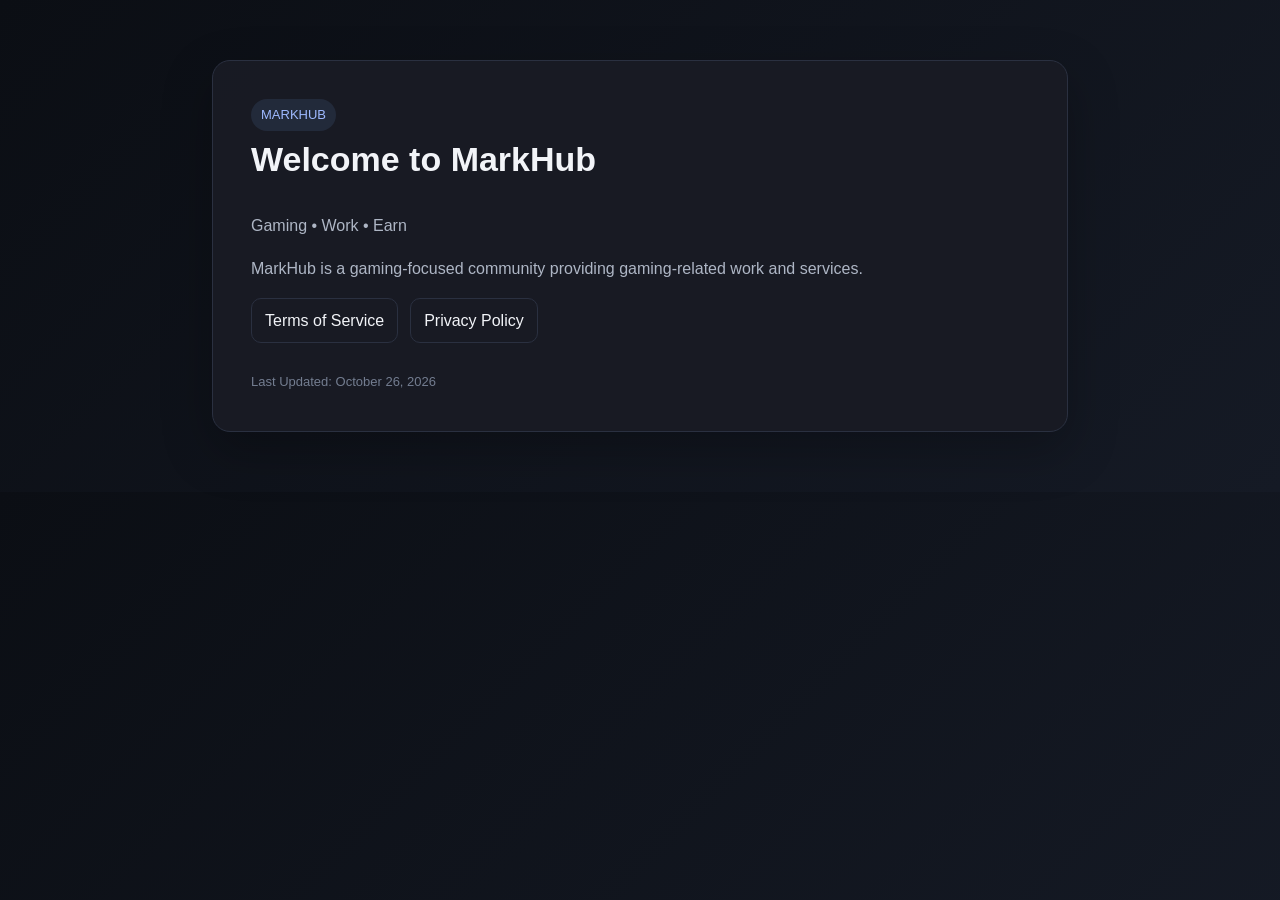
<file: index.html>
<!doctype html>
<html lang="en">
<head><meta charset="utf-8"><meta name="viewport" content="width=device-width,initial-scale=1">
<title>MarkHub</title><link rel="stylesheet" href="style.css"></head>
<body><main><div class="card">
<span class="badge">MARKHUB</span>
<h1>Welcome to MarkHub</h1>
<p>Gaming • Work • Earn</p>
<p>MarkHub is a gaming-focused community providing gaming-related work and services.</p>
<div class="nav">
<a href="terms.html">Terms of Service</a>
<a href="privacy.html">Privacy Policy</a>
</div>
<footer>Last Updated: October 26, 2026</footer>
</div></main></body></html>
</file>
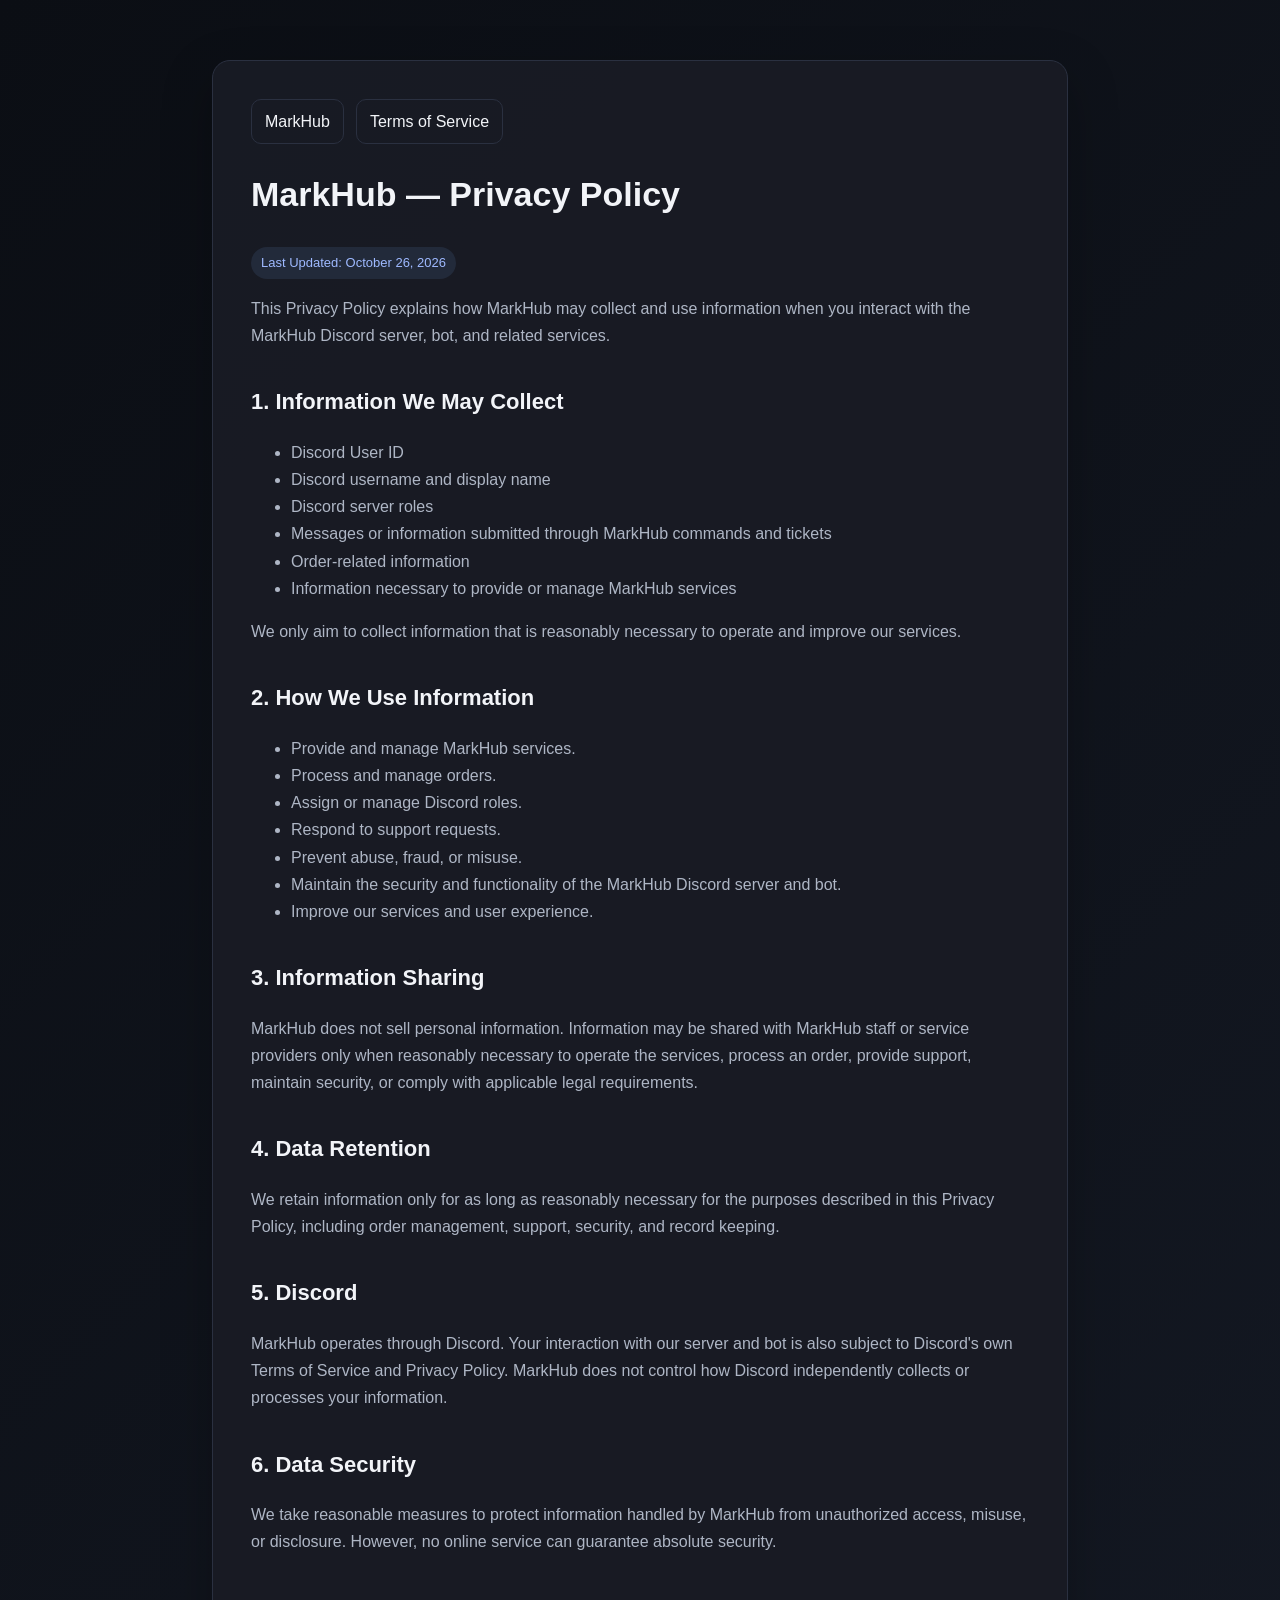
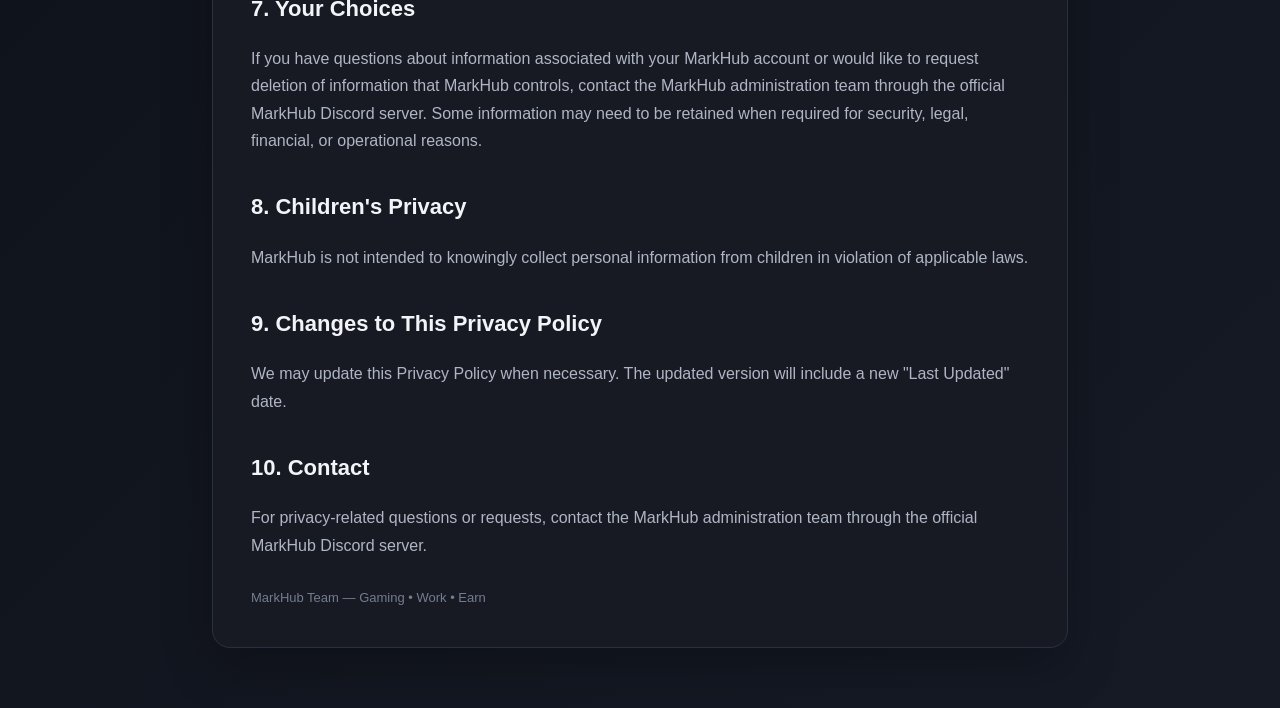
<file: privacy.html>
<!doctype html>
<html lang="en"><head><meta charset="utf-8"><meta name="viewport" content="width=device-width,initial-scale=1">
<title>MarkHub — Privacy Policy</title><link rel="stylesheet" href="style.css"></head>
<body><main><div class="card">
<div class="nav"><a href="index.html">MarkHub</a><a href="terms.html">Terms of Service</a></div>
<h1>MarkHub — Privacy Policy</h1>
<p><span class="badge">Last Updated: October 26, 2026</span></p>
<p>This Privacy Policy explains how MarkHub may collect and use information when you interact with the MarkHub Discord server, bot, and related services.</p>
<h2>1. Information We May Collect</h2>
<ul><li>Discord User ID</li><li>Discord username and display name</li><li>Discord server roles</li><li>Messages or information submitted through MarkHub commands and tickets</li><li>Order-related information</li><li>Information necessary to provide or manage MarkHub services</li></ul>
<p>We only aim to collect information that is reasonably necessary to operate and improve our services.</p>
<h2>2. How We Use Information</h2>
<ul><li>Provide and manage MarkHub services.</li><li>Process and manage orders.</li><li>Assign or manage Discord roles.</li><li>Respond to support requests.</li><li>Prevent abuse, fraud, or misuse.</li><li>Maintain the security and functionality of the MarkHub Discord server and bot.</li><li>Improve our services and user experience.</li></ul>
<h2>3. Information Sharing</h2>
<p>MarkHub does not sell personal information. Information may be shared with MarkHub staff or service providers only when reasonably necessary to operate the services, process an order, provide support, maintain security, or comply with applicable legal requirements.</p>
<h2>4. Data Retention</h2>
<p>We retain information only for as long as reasonably necessary for the purposes described in this Privacy Policy, including order management, support, security, and record keeping.</p>
<h2>5. Discord</h2>
<p>MarkHub operates through Discord. Your interaction with our server and bot is also subject to Discord's own Terms of Service and Privacy Policy. MarkHub does not control how Discord independently collects or processes your information.</p>
<h2>6. Data Security</h2>
<p>We take reasonable measures to protect information handled by MarkHub from unauthorized access, misuse, or disclosure. However, no online service can guarantee absolute security.</p>
<h2>7. Your Choices</h2>
<p>If you have questions about information associated with your MarkHub account or would like to request deletion of information that MarkHub controls, contact the MarkHub administration team through the official MarkHub Discord server. Some information may need to be retained when required for security, legal, financial, or operational reasons.</p>
<h2>8. Children's Privacy</h2>
<p>MarkHub is not intended to knowingly collect personal information from children in violation of applicable laws.</p>
<h2>9. Changes to This Privacy Policy</h2>
<p>We may update this Privacy Policy when necessary. The updated version will include a new "Last Updated" date.</p>
<h2>10. Contact</h2>
<p>For privacy-related questions or requests, contact the MarkHub administration team through the official MarkHub Discord server.</p>
<footer>MarkHub Team — Gaming • Work • Earn</footer>
</div></main></body></html>
</file>
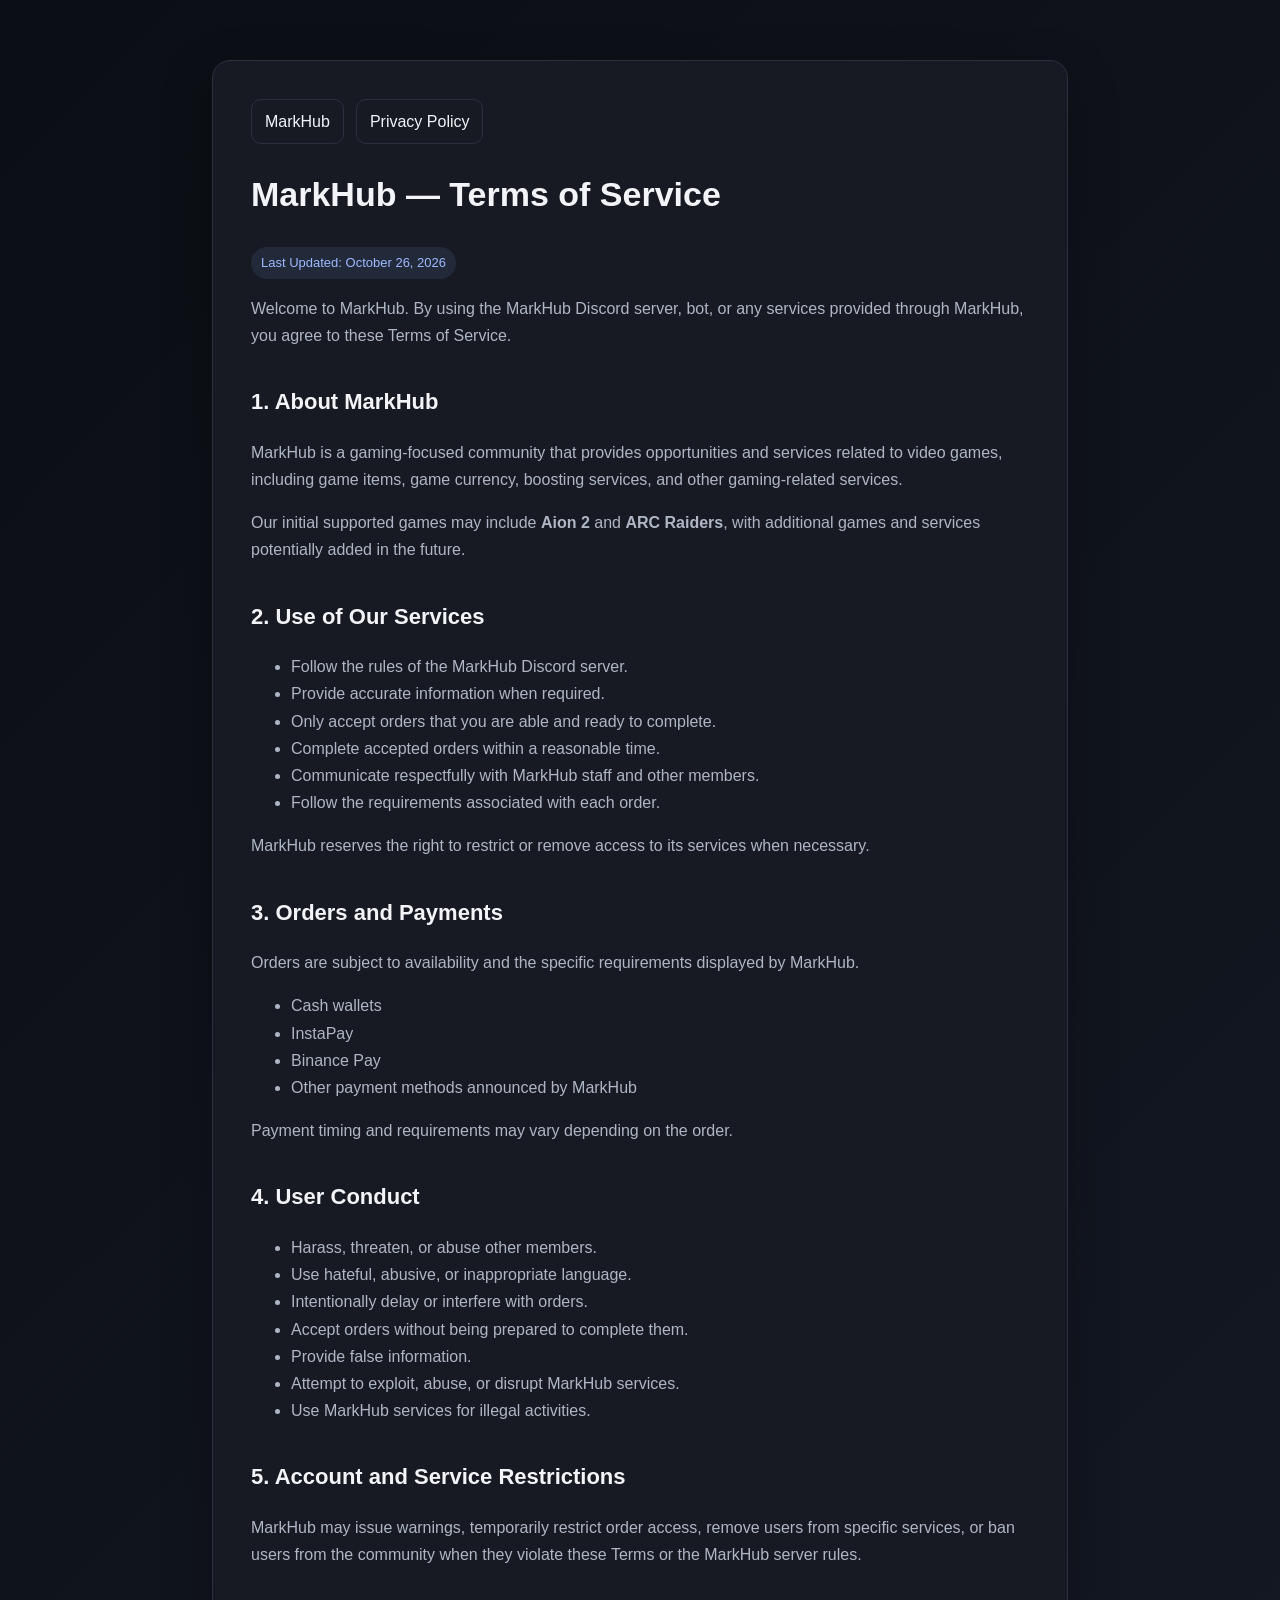
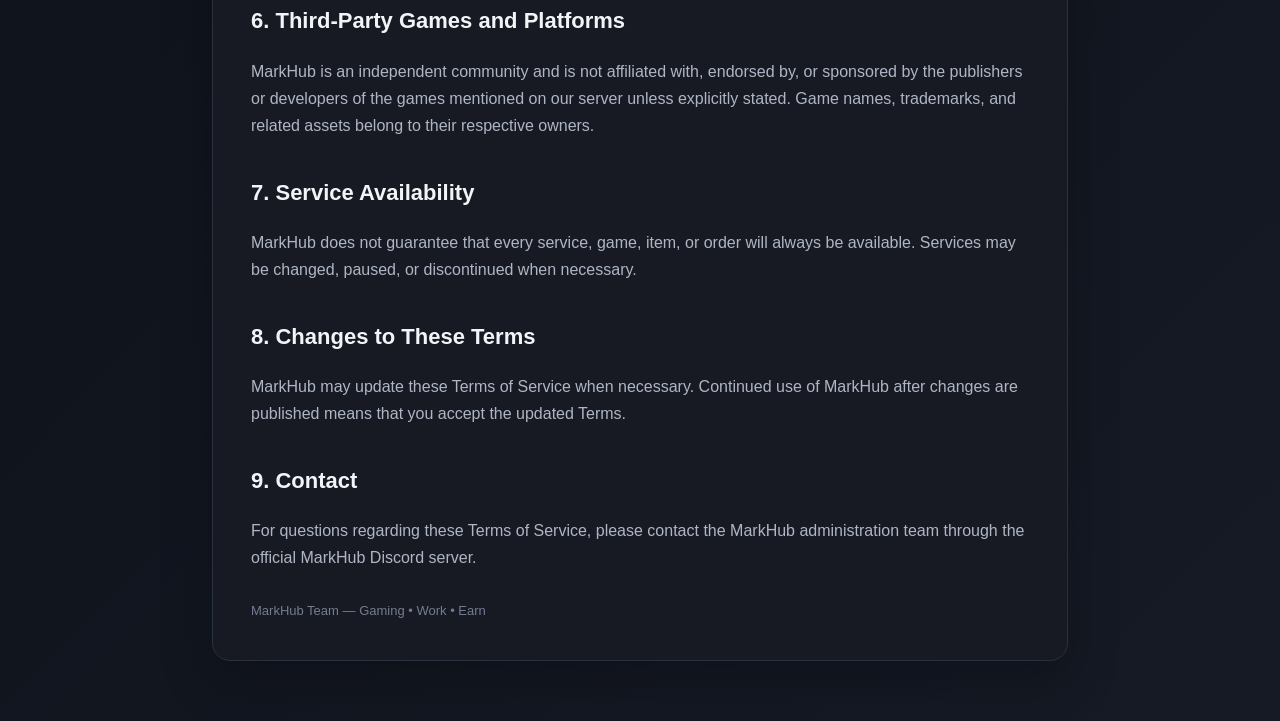
<file: terms.html>
<!doctype html>
<html lang="en"><head><meta charset="utf-8"><meta name="viewport" content="width=device-width,initial-scale=1">
<title>MarkHub — Terms of Service</title><link rel="stylesheet" href="style.css"></head>
<body><main><div class="card">
<div class="nav"><a href="index.html">MarkHub</a><a href="privacy.html">Privacy Policy</a></div>
<h1>MarkHub — Terms of Service</h1>
<p><span class="badge">Last Updated: October 26, 2026</span></p>
<p>Welcome to MarkHub. By using the MarkHub Discord server, bot, or any services provided through MarkHub, you agree to these Terms of Service.</p>
<h2>1. About MarkHub</h2>
<p>MarkHub is a gaming-focused community that provides opportunities and services related to video games, including game items, game currency, boosting services, and other gaming-related services.</p>
<p>Our initial supported games may include <strong>Aion 2</strong> and <strong>ARC Raiders</strong>, with additional games and services potentially added in the future.</p>
<h2>2. Use of Our Services</h2>
<ul><li>Follow the rules of the MarkHub Discord server.</li><li>Provide accurate information when required.</li><li>Only accept orders that you are able and ready to complete.</li><li>Complete accepted orders within a reasonable time.</li><li>Communicate respectfully with MarkHub staff and other members.</li><li>Follow the requirements associated with each order.</li></ul>
<p>MarkHub reserves the right to restrict or remove access to its services when necessary.</p>
<h2>3. Orders and Payments</h2>
<p>Orders are subject to availability and the specific requirements displayed by MarkHub.</p>
<ul><li>Cash wallets</li><li>InstaPay</li><li>Binance Pay</li><li>Other payment methods announced by MarkHub</li></ul>
<p>Payment timing and requirements may vary depending on the order.</p>
<h2>4. User Conduct</h2>
<ul><li>Harass, threaten, or abuse other members.</li><li>Use hateful, abusive, or inappropriate language.</li><li>Intentionally delay or interfere with orders.</li><li>Accept orders without being prepared to complete them.</li><li>Provide false information.</li><li>Attempt to exploit, abuse, or disrupt MarkHub services.</li><li>Use MarkHub services for illegal activities.</li></ul>
<h2>5. Account and Service Restrictions</h2>
<p>MarkHub may issue warnings, temporarily restrict order access, remove users from specific services, or ban users from the community when they violate these Terms or the MarkHub server rules.</p>
<h2>6. Third-Party Games and Platforms</h2>
<p>MarkHub is an independent community and is not affiliated with, endorsed by, or sponsored by the publishers or developers of the games mentioned on our server unless explicitly stated. Game names, trademarks, and related assets belong to their respective owners.</p>
<h2>7. Service Availability</h2>
<p>MarkHub does not guarantee that every service, game, item, or order will always be available. Services may be changed, paused, or discontinued when necessary.</p>
<h2>8. Changes to These Terms</h2>
<p>MarkHub may update these Terms of Service when necessary. Continued use of MarkHub after changes are published means that you accept the updated Terms.</p>
<h2>9. Contact</h2>
<p>For questions regarding these Terms of Service, please contact the MarkHub administration team through the official MarkHub Discord server.</p>
<footer>MarkHub Team — Gaming • Work • Earn</footer>
</div></main></body></html>
</file>
<file: style.css>
:root{
  --bg:#0f1117;
  --card:#181b24;
  --text:#f2f4f8;
  --muted:#aeb6c5;
  --accent:#5b8cff;
  --border:#2a3040;
}
*{box-sizing:border-box}
body{
  margin:0;
  background:linear-gradient(135deg,#0b0e14,#151a25);
  color:var(--text);
  font-family:Inter,Arial,sans-serif;
  line-height:1.7;
}
main{max-width:900px;margin:60px auto;padding:0 22px}
.card{
  background:rgba(24,27,36,.96);
  border:1px solid var(--border);
  border-radius:18px;
  padding:38px;
  box-shadow:0 18px 50px rgba(0,0,0,.25);
}
h1{margin-top:0;font-size:34px}
h2{margin-top:34px;font-size:22px}
h3{font-size:17px}
p,li{color:var(--muted)}
a{color:#8fb0ff}
.nav{display:flex;gap:12px;margin-bottom:22px;flex-wrap:wrap}
.nav a{
  text-decoration:none;
  border:1px solid var(--border);
  padding:8px 13px;
  border-radius:10px;
  color:var(--text);
}
.badge{
  display:inline-block;
  padding:5px 10px;
  border-radius:999px;
  background:#222a3a;
  color:#9eb9ff;
  font-size:13px;
}
footer{margin-top:28px;color:#737d90;font-size:13px}
</file>
